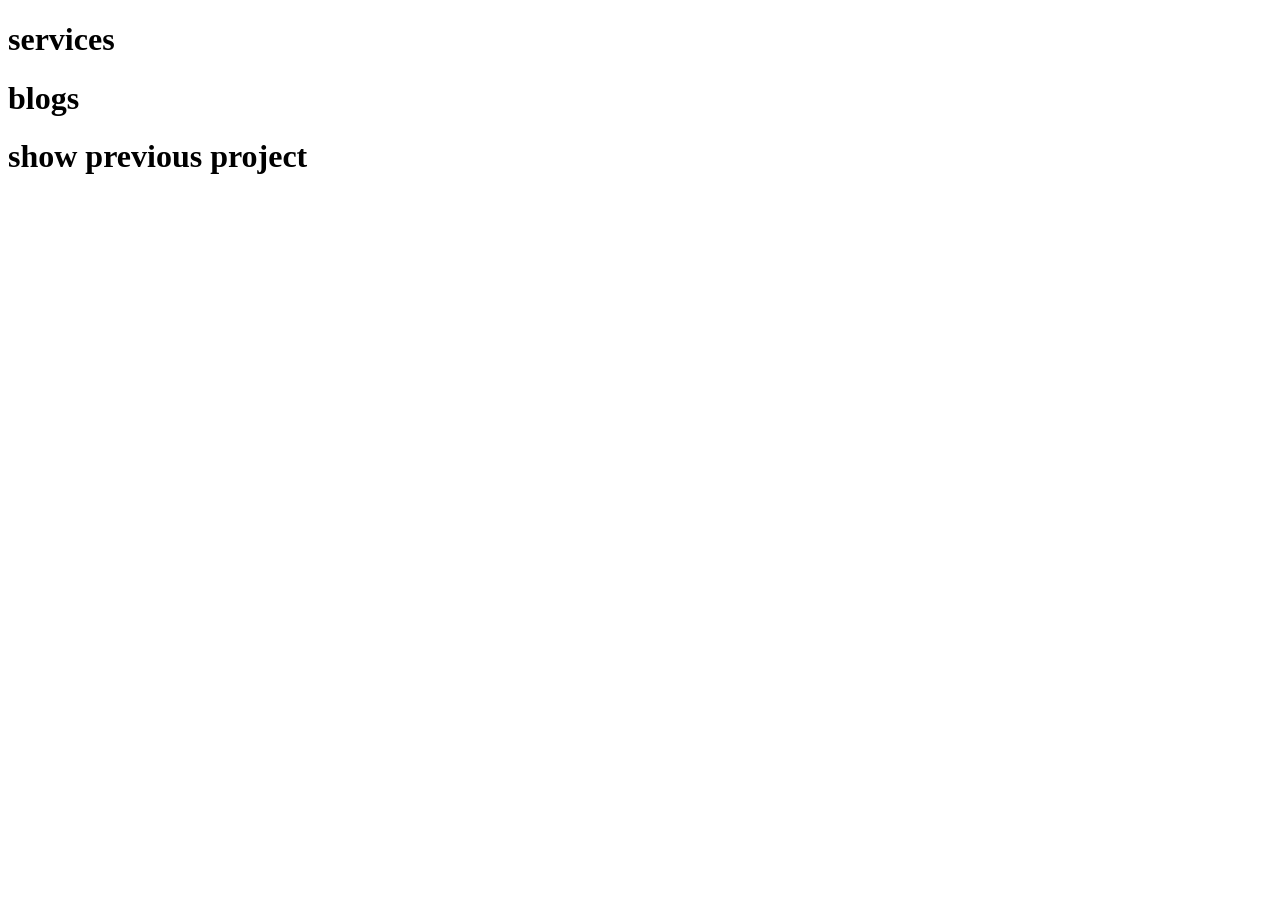
<file: main.html>
<!DOCTYPE html>
<html lang="en">
<head>
    <meta charset="UTF-8">
    <meta name="viewport" content="width=device-width, initial-scale=1.0">
    <title>Document</title>
</head>
<body>
     <h1> services </h1>
     <h1> blogs </h1>
     <h1> show previous project </h1>
    
</body>
</html>
</file>
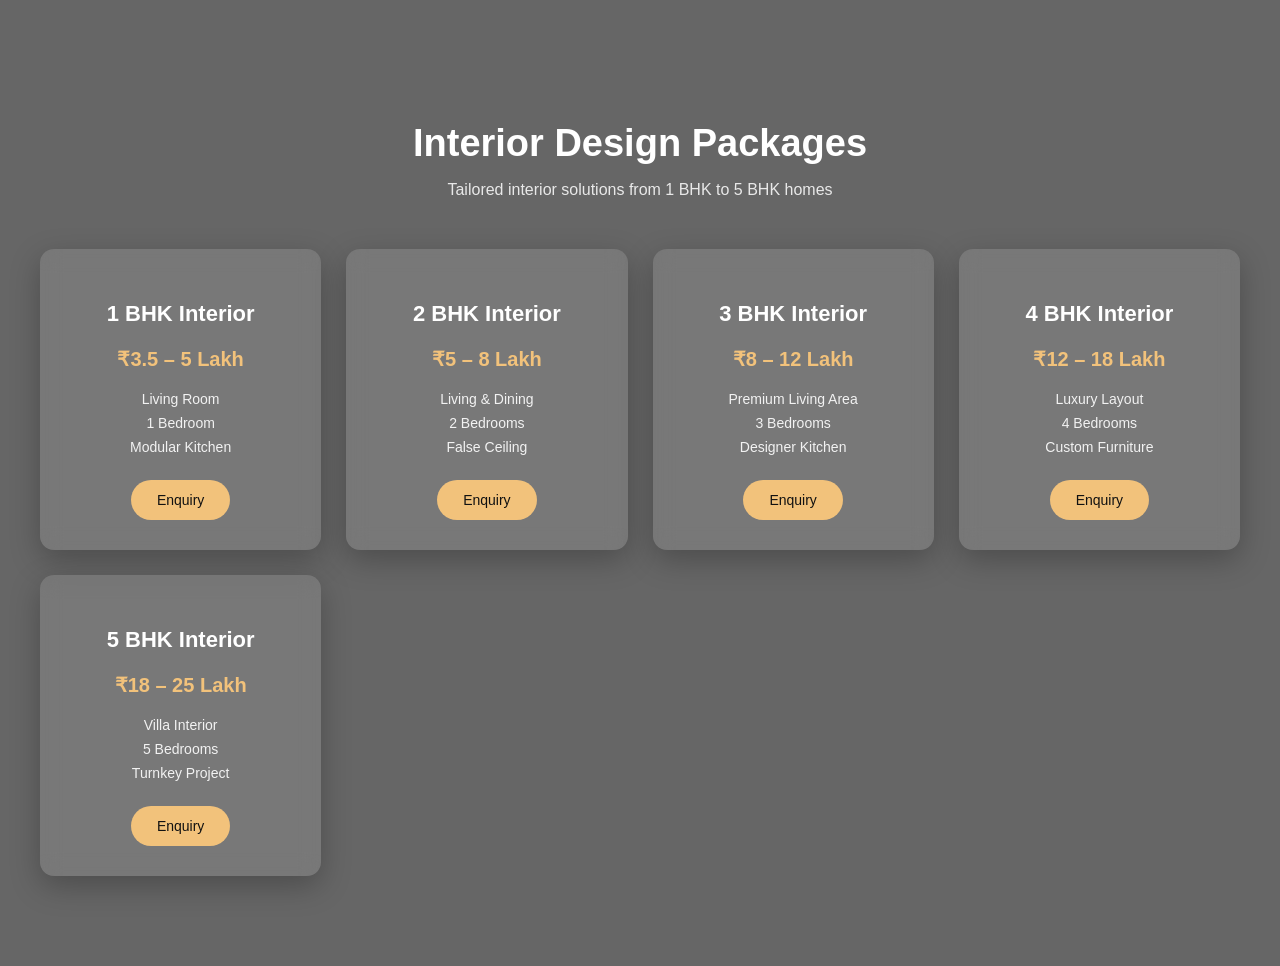
<file: services.html>
<!doctype html>
<html lang="en">
  <head>
    <meta charset="UTF-8" />
    <meta name="viewport" content="width=device-width, initial-scale=1.0" />
    <title>Services</title>
    <link rel="stylesheet" href="services.css" />
  </head>
  <body>
    <section class="services-section">
      <div class="overlay"></div>

      <div class="content">
        <h2>Interior Design Packages</h2>
        <p class="subtitle">
          Tailored interior solutions from 1 BHK to 5 BHK homes
        </p>

        <div class="services-container">
          <div class="service-card">
            <h3>1 BHK Interior</h3>
            <p class="price">₹3.5 – 5 Lakh</p>
            <ul>
              <li>Living Room</li>
              <li>1 Bedroom</li>
              <li>Modular Kitchen</li>
            </ul>
            <button>
              <a href="index.html#contact" class="contact-btn"> Enquiry </a>
            </button>
          </div>

          <div class="service-card">
            <h3>2 BHK Interior</h3>
            <p class="price">₹5 – 8 Lakh</p>
            <ul>
              <li>Living & Dining</li>
              <li>2 Bedrooms</li>
              <li>False Ceiling</li>
            </ul>
            <button>
              <a href="index.html#contact" class="contact-btn"> Enquiry </a>
            </button>
          </div>

          <div class="service-card">
            <h3>3 BHK Interior</h3>
            <p class="price">₹8 – 12 Lakh</p>
            <ul>
              <li>Premium Living Area</li>
              <li>3 Bedrooms</li>
              <li>Designer Kitchen</li>
            </ul>
            <button>
              <a href="index.html#contact" class="contact-btn"> Enquiry </a>
            </button>
          </div>

          <div class="service-card">
            <h3>4 BHK Interior</h3>
            <p class="price">₹12 – 18 Lakh</p>
            <ul>
              <li>Luxury Layout</li>
              <li>4 Bedrooms</li>
              <li>Custom Furniture</li>
            </ul>
            <button>
              <a href="index.html#contact" class="contact-btn"> Enquiry </a>
            </button>
          </div>

          <div class="service-card">
            <h3>5 BHK Interior</h3>
            <p class="price">₹18 – 25 Lakh</p>
            <ul>
              <li>Villa Interior</li>
              <li>5 Bedrooms</li>
              <li>Turnkey Project</li>
            </ul>
            <button>
              <a href="index.html#contact" class="contact-btn"> Enquiry </a>
            </button>
          </div>
        </div>
      </div>
    </section>
  </body>
</html>
</file>
<file: services.css>
body{
    margin:0px;
    padding:0px;

}
.services-section {
  position: relative;
  padding: 90px 20px;
  background-image: url("https://images.unsplash.com/photo-1600585154340-be6161a56a0c");
  background-size: cover;
  background-position: center;
  font-family: Arial, sans-serif;
}

.services-section .overlay {
  position: absolute;
  inset: 0;
  background: rgba(0, 0, 0, 0.6);
}

.services-section .content {
  position: relative;
  z-index: 2;
  text-align: center;
  color: #fff;
}

.services-section h2 {
  font-size: 38px;
  margin-bottom: 10px;
}

.services-section .subtitle {
  font-size: 16px;
  opacity: 0.85;
  margin-bottom: 50px;
}

.services-container {
  max-width: 1200px;
  margin: auto;
  display: grid;
  grid-template-columns: repeat(auto-fit, minmax(260px, 1fr));
  gap: 25px;
}

/* SAME COLOR FOR ALL CARDS */
.service-card {
  background: rgba(255, 255, 255, 0.12);
  backdrop-filter: blur(10px);
  border-radius: 14px;
  padding: 30px 25px;
  color: #fff;
  box-shadow: 0 10px 30px rgba(0,0,0,0.25);
  transition: transform 0.3s ease, background 0.3s ease;
}

.service-card:hover {
  transform: translateY(-10px);
  background: rgba(255, 255, 255, 0.18);
}

.service-card h3 {
  font-size: 22px;
  margin-bottom: 10px;
}

.service-card .price {
  font-size: 20px;
  font-weight: bold;
  color: #f2c27b;
  margin-bottom: 20px;
}

.service-card ul {
  list-style: none;
  padding: 0;
  margin-bottom: 25px;
}

.service-card ul li {
  font-size: 14px;
  margin-bottom: 8px;
  opacity: 0.9;
}

.service-card button {
  padding: 12px 26px;
  border: none;
  border-radius: 30px;
  background: #f2c27b;
  color: #222;
  font-size: 14px;
  cursor: pointer;
  transition: background 0.3s ease;
}

.service-card button:hover {
  background: #ddb066;
}
a{
    text-decoration: none;
    color:#111111;
    font-weight: 100;
}
</file>
